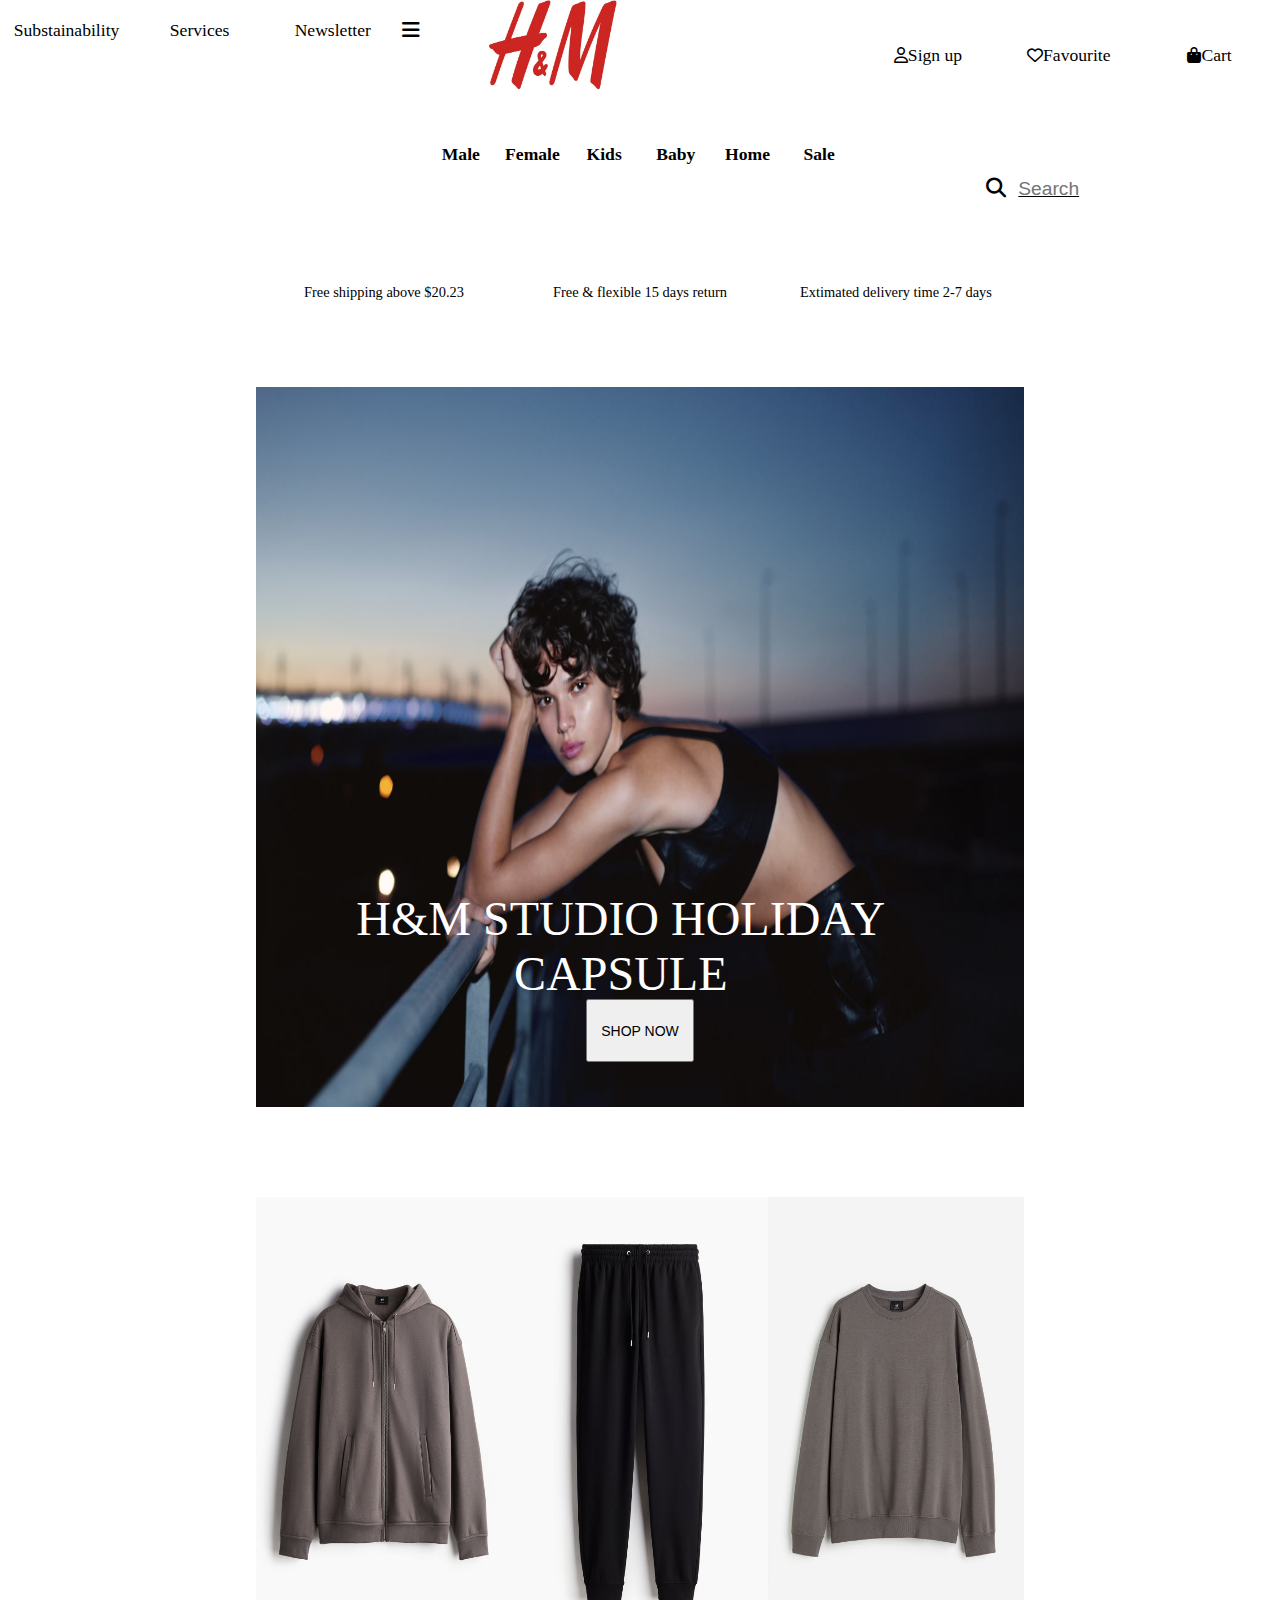
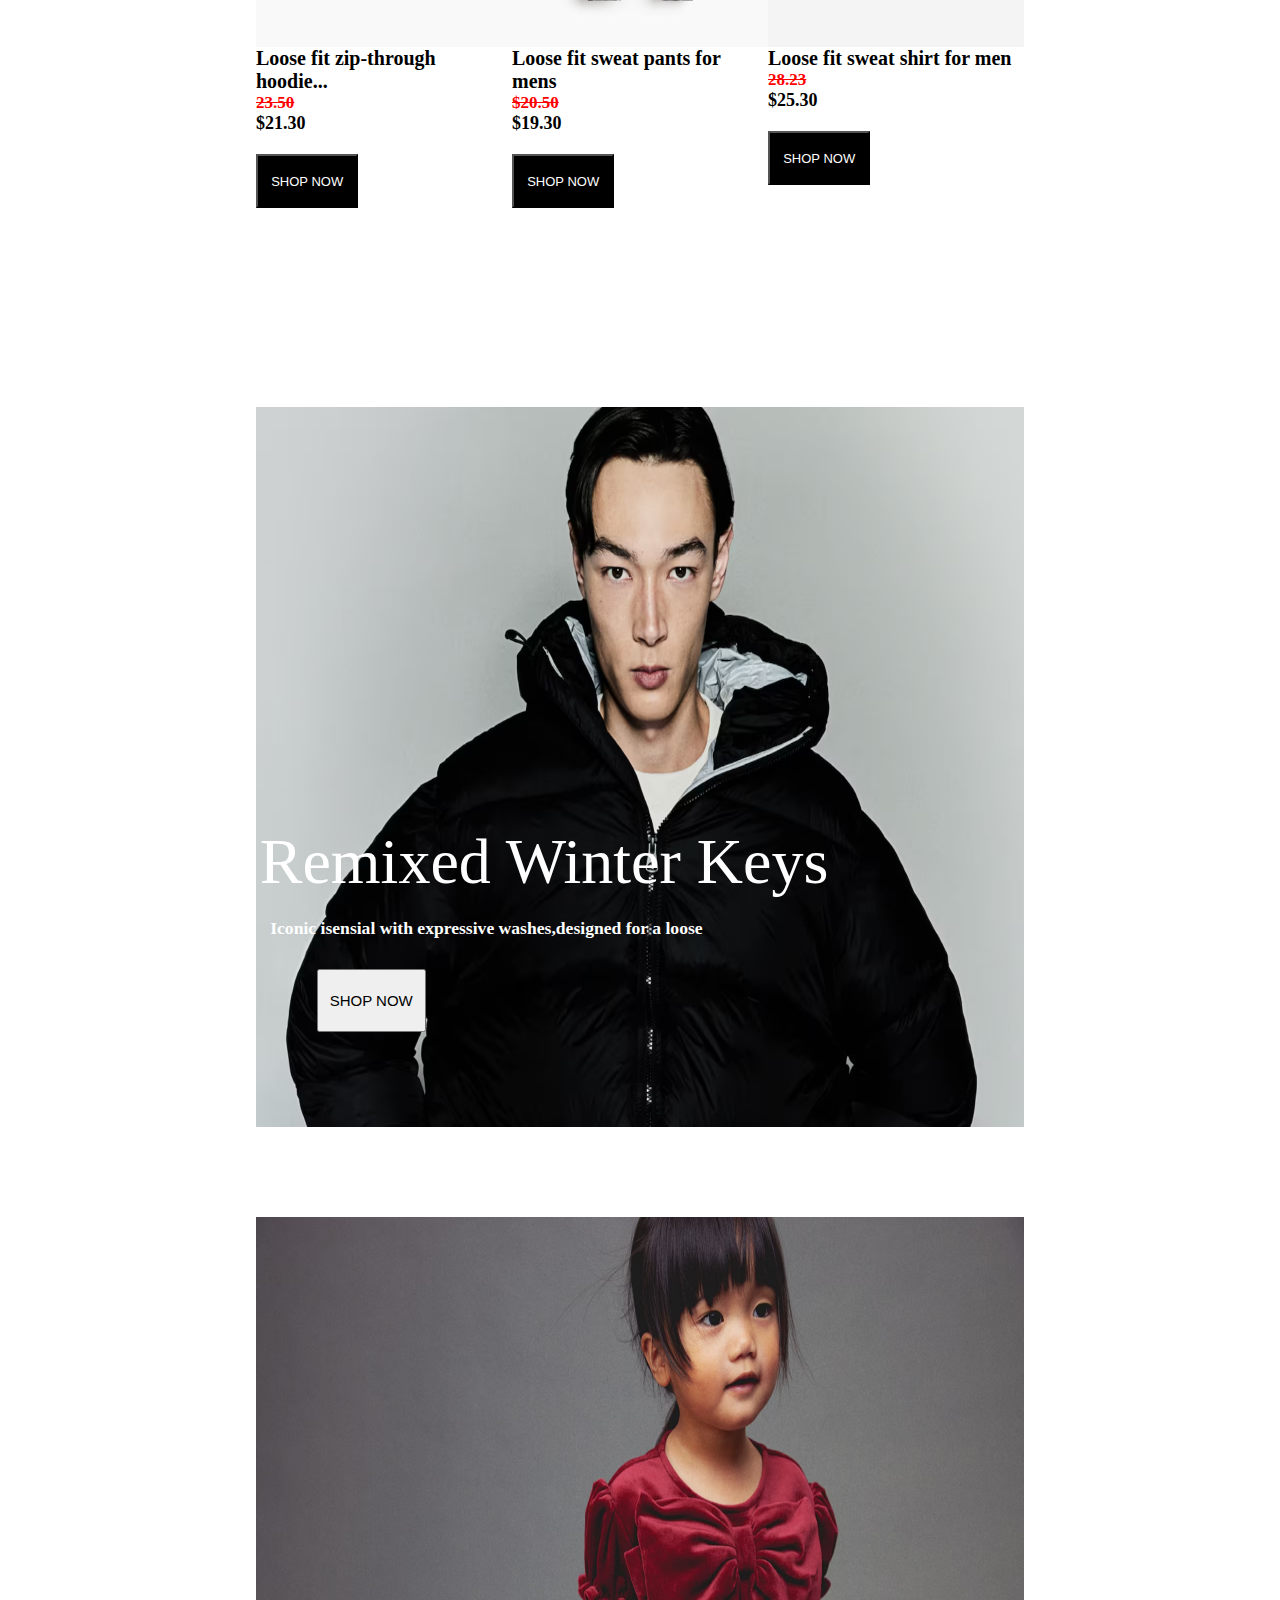
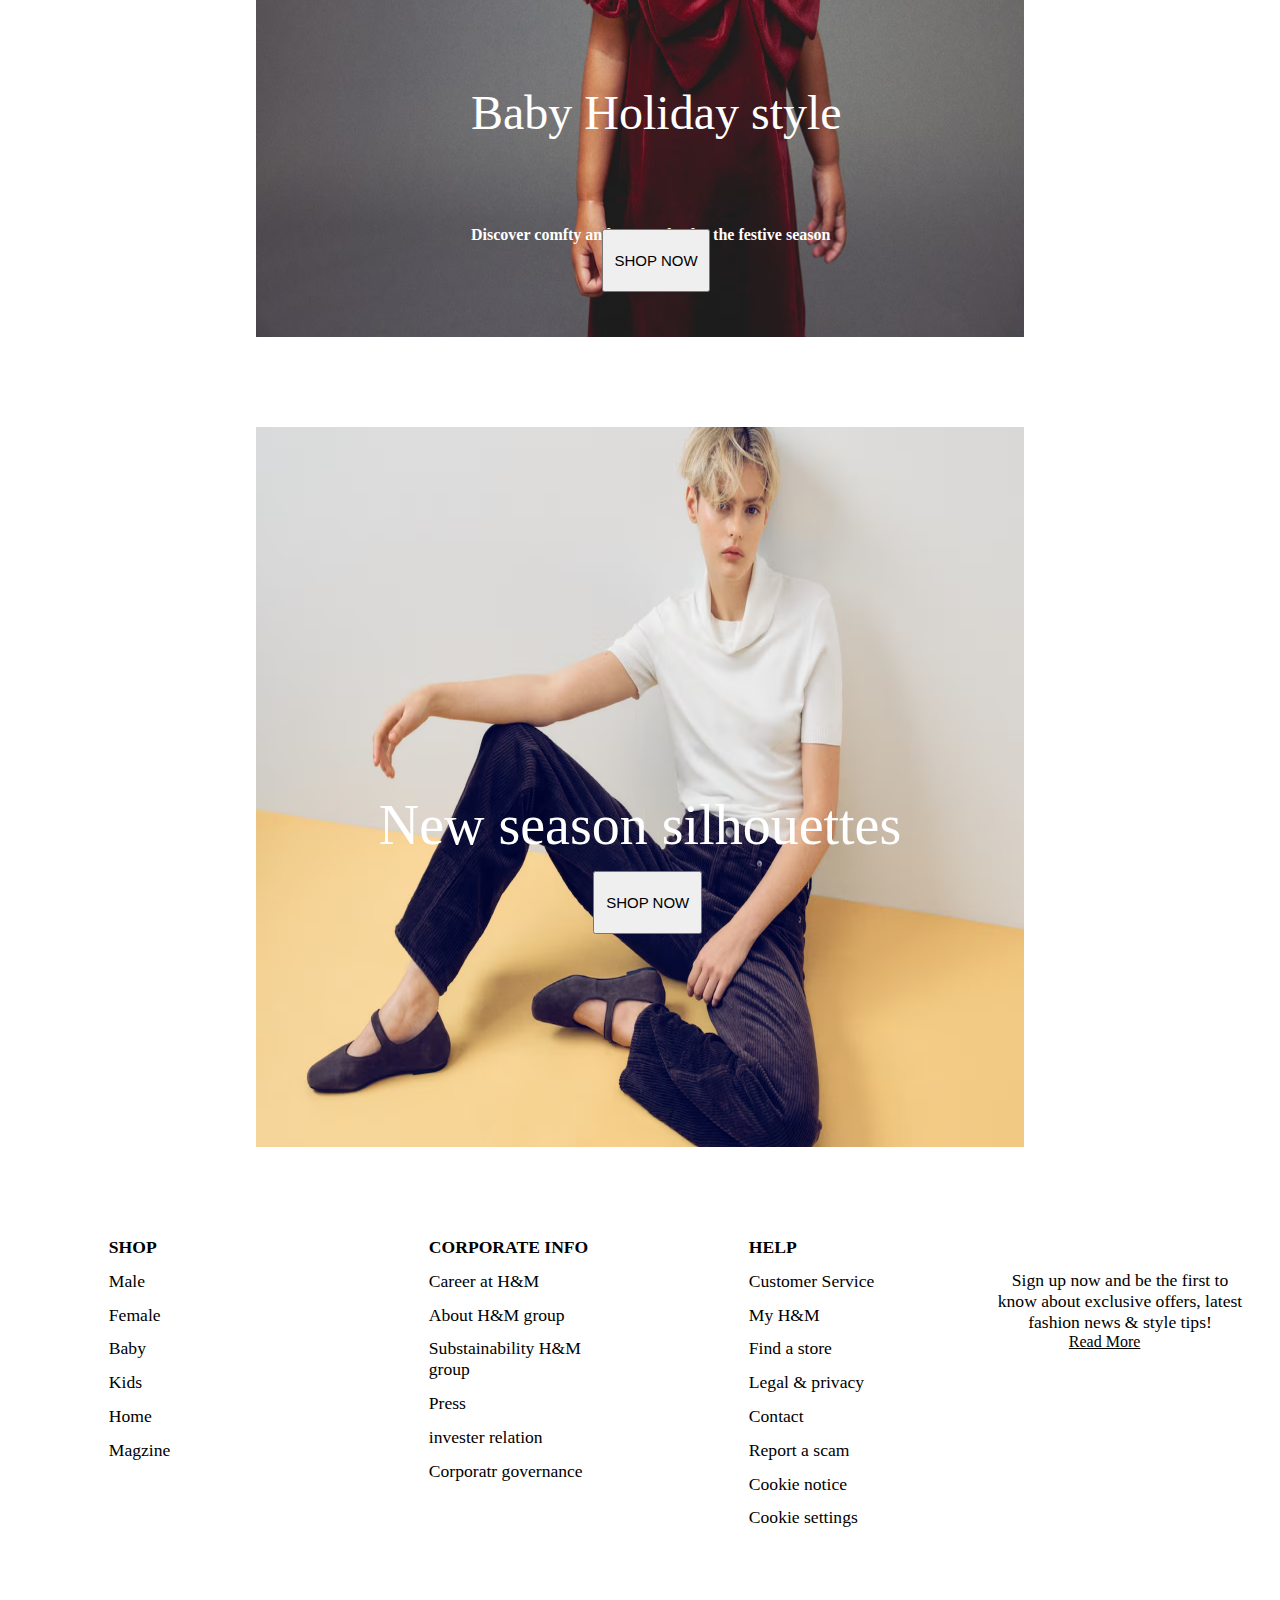
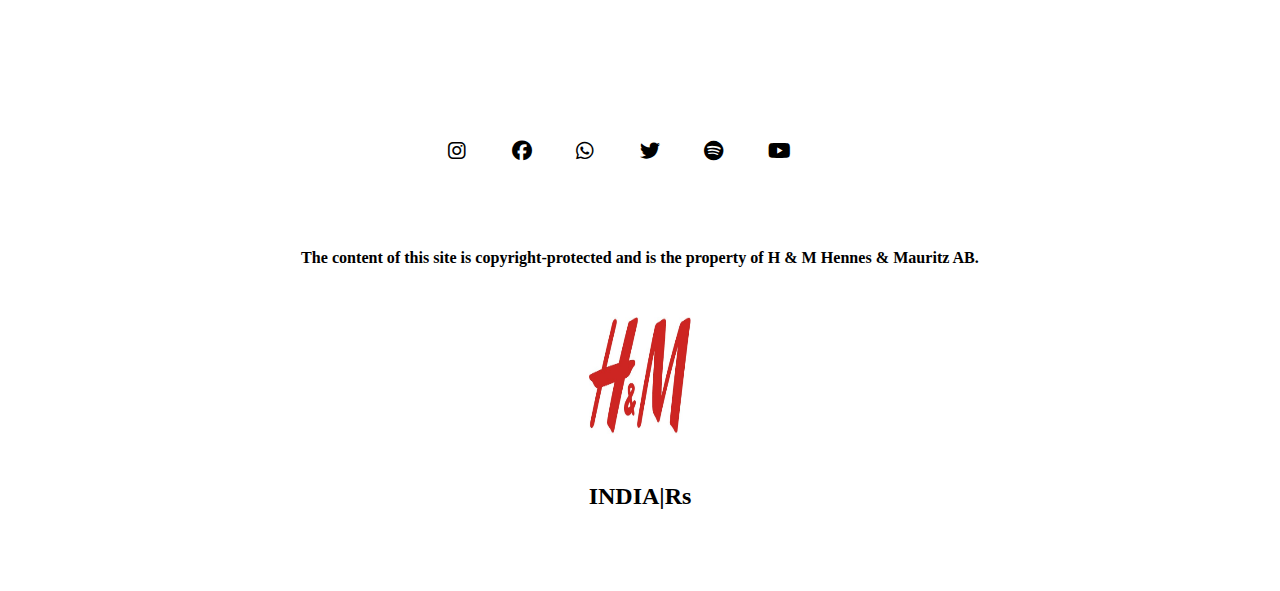
<file: index.html>
<!DOCTYPE html>
<html lang="en">
<head>
    <meta charset="UTF-8">
    <meta name="viewport" content="width=device-width, initial-scale=1.0">
    <title>Document</title>
    <link rel="stylesheet" href="style.css">
     <link rel="stylesheet" href="https://cdnjs.cloudflare.com/ajax/libs/font-awesome/6.7.1/css/all.min.css">
</head>
<body>
    <div class="heading">
    <div class="head">
        <div class="head1">
            <div class="child1"><p><a href="">Substainability</a></p></div>
            <div class="child1"><p><a href="">Services</a></p></div>
            <div class="child1"><p><a href="">Newsletter</a></p></div>
            <div class="child123"><i class="fa-solid fa-bars"></i></div>
        </div>
    </div>
    <div class="head">
        <div class="child2">
            <img src="HM-logo.jpg" alt="">
        </div>
        <div class="child3">
            <div class="kid"><p class="abc1"><a href="">Male</a></p></div>
            <div class="kid"><p class="abc1"><a href="">Female</a></p></div>
            <div class="kid"><p class="abc1"><a href="">Kids</a></p></div>
            <div class="kid"><p class="abc1"><a href="">Baby</a></p></div>
            <div class="kid"><p class="abc1"><a href="">Home</a></p></div>
            <div class="kid"><P class="abc1"><a href="">Sale</a></P></div>
        </div>
    </div>
    <div class="head">
        <div class="child4">
            <div class="like"><p><i class="fa-regular fa-user"></i><a href="account.html">Sign up</a></p></div>
            <div class="like"><p><i class="fa-regular fa-heart"></i><a href="">Favourite</a></p></div>
            <div class="like"><p><i class="fa-solid fa-bag-shopping"></i><a href="">Cart</a></p></div>
        </div>
        <div class="child5">
            <div class="sea"><i class="fa-solid fa-magnifying-glass" class="mag"></i><input type="text" placeholder="Search" class="search"></div>
        </div>
    </div>
   </div>
   <div class="navbar">
    <div class="one">
        <div><i class="fa-solid fa-bars"></i></div> <div class="logo1
        "><img src="HM-logo.jpg" alt=""></div></div>
    <div class="two">
        <div class="four"></div>
        <div class="three">
        <div><i class="fa-regular fa-user"></i></div>
        <div><i class="fa-regular fa-heart"></i></div>
        <div><i class="fa-solid fa-magnifying-glass"></i></div>
        <div><i class="fa-solid fa-bag-shopping"></i></div>
    </div>
    </div>
   </div>
   <div class="heading2">
    <div class="headkid1"><p>Free shipping above $20.23</p></div>
    <div class="headkid1"><p>Free & flexible 15 days return</p></div>
    <div class="headkid1"><p>Extimated delivery time 2-7 days</p></div>
   </div>
   <div class="main">
    <div class="main1"><img src="imhhhhhhh.png" alt="">
        <p class="texx">H&M STUDIO HOLIDAY CAPSULE</p>
        <button class="btn">SHOP NOW</button></div>
   </div>
   <div class="main">
    <div class="main1box">
        <div class="box1">
            <div class="boxA"><img src="hoodie.jpeg" alt="">
            </div>
            <div class="boxA"><img src="track.jpeg" alt=""></div>
            <div class="boxA"><img src="tshirt.jpeg" alt=""></div>
        </div>
        <div class="box2">
            <div class="boxB"><h5 class="clo">Loose fit zip-through hoodie...</h5><h6>23.50</h6><h5 class="pri">$21.30</h5><a href="shop.html"><button class="shop">SHOP NOW</button></a></div>
            <div class="boxB"><h5 class="clo">Loose fit sweat pants for mens</h5><h6>$20.50</h6><h5 class="pri">$19.30</h5><button class="shop">SHOP NOW</button></div>
            <div class="boxB"><h5 class="clo">Loose fit sweat shirt for men</h5><h6>28.23</h6><h5 class="pri">$25.30</h5><button class="shop">SHOP NOW</button></div>
        </div>
    </div>
   </div>
   
  
   <div class="main">
    <div class="main1"><img src="menh&m.png" alt="">
        <p class="texx1">Remixed Winter Keys</p>
        <h6 class="manh">Iconic isensial with expressive washes,designed for a loose </h6> 
        <button class="btn1">SHOP NOW</button></div>
   </div>
    <div class="main">
    <div class="main2box"><img src="babyh&M.png" alt="">
        <p class="texx2">Baby Holiday style</p>
        <h6 class="th6">Discover comfty and cute styles for the festive season</h6>
        <button class="btn2">SHOP NOW</button>
    </div>
   </div>
   <div class="main">
    <div class="main1">
        <p class="boo">New season silhouettes </p>
        <img src="boyH&M.png" alt="">
        <button class="but3">SHOP NOW</button>
    </div>
   </div>
   
   <div class="end1">
    <div class="main2">
        <div class="main3">
        <div class="foot"><h6>SHOP</h6>
        <dl>
            <dt>Male</dt>
            <dt>Female</dt>
            <dt>Baby</dt>
            <dt>Kids</dt>
            <dt>Home</dt>
            <dt>Magzine</dt>
        </dl></div>
        <div class="foot"><h6>CORPORATE INFO</h6>
        <dl>
            <dt>Career at H&M</dt>
            <dt>About H&M group</dt>
            <dt>Substainability H&M group</dt>
            <dt>Press</dt>
            <dt>invester relation</dt>
            <dt>Corporatr governance</dt>
        </dl></div>
        <div class="foot"><h6>HELP</h6>
        <dl>
            <dt>Customer Service</dt>
            <dt>My H&M</dt>
            <dt>Find a store</dt>
            <dt>Legal & privacy</dt>
            <dt>Contact</dt>
            <dt>Report a scam</dt>
            <dt>Cookie notice</dt>
            <dt>Cookie settings</dt>
        </dl></div>
        <div class="foot"><p>Sign up now and be the first to know about exclusive offers, latest fashion news & style tips!

        </p><a href="">Read More</a></div></div>
    
        <div class="footer">
            <div class="foot1"><i class="fa-brands fa-instagram"></i></div>
            <div class="foot1"><i class="fa-brands fa-facebook"></i></div>
            <div class="foot1"><i class="fa-brands fa-whatsapp"></i></div>
            <div class="foot1"><i class="fa-brands fa-twitter"></i></div>
            <div class="foot1"><i class="fa-brands fa-spotify"></i></div>
            <div class="foot1"><i class="fa-brands fa-youtube"></i></div>
           </div>
           <div class="line"><h6 style="text-align: center;">The content of this site is copyright-protected and is the property of H & M Hennes & Mauritz AB.
        </h6></div>
           <div class="line1">
            <div class="lineA"><img src="HM-logo.jpg" alt=""></div>
           </div>
           <div class="line3">
            <div class="lineB"><h5>INDIA|Rs</h5></div>
           </div>
           
        
    </div>
   </div>

   <div class="last">
     <span>shop</span><br>
     <span>Contact Info</span><br>
     <span>Help</span>
     
   </div>
   <div class="foot3">
    <p>Sign up now and be the first to know about exclusive offers, latest fashion news & style tips!

    </p><a href="">Read More</a>
   </div>
   <div class="footer2">
    <div class="foot1"><i class="fa-brands fa-instagram"></i></div>
    <div class="foot1"><i class="fa-brands fa-facebook"></i></div>
    <div class="foot1"><i class="fa-brands fa-whatsapp"></i></div>
    <div class="foot1"><i class="fa-brands fa-twitter"></i></div>
    <div class="foot1"><i class="fa-brands fa-spotify"></i></div>
    <div class="foot1"><i class="fa-brands fa-youtube"></i></div>
   </div>
   <div class="logocontain">
   <div class="line"><h6 style="text-align: center;">The content of this site is copyright-protected and is the property of H & M Hennes & Mauritz AB.
</h6></div>
   <div class="line1">
    <div class="lineA"><img src="HM-logo.jpg" alt=""></div>
   </div>
   <div class="line3">
    <div class="lineB"><h5>INDIA|Rs</h5></div>
   </div>
   </div>
   </body>
</html>
</file>
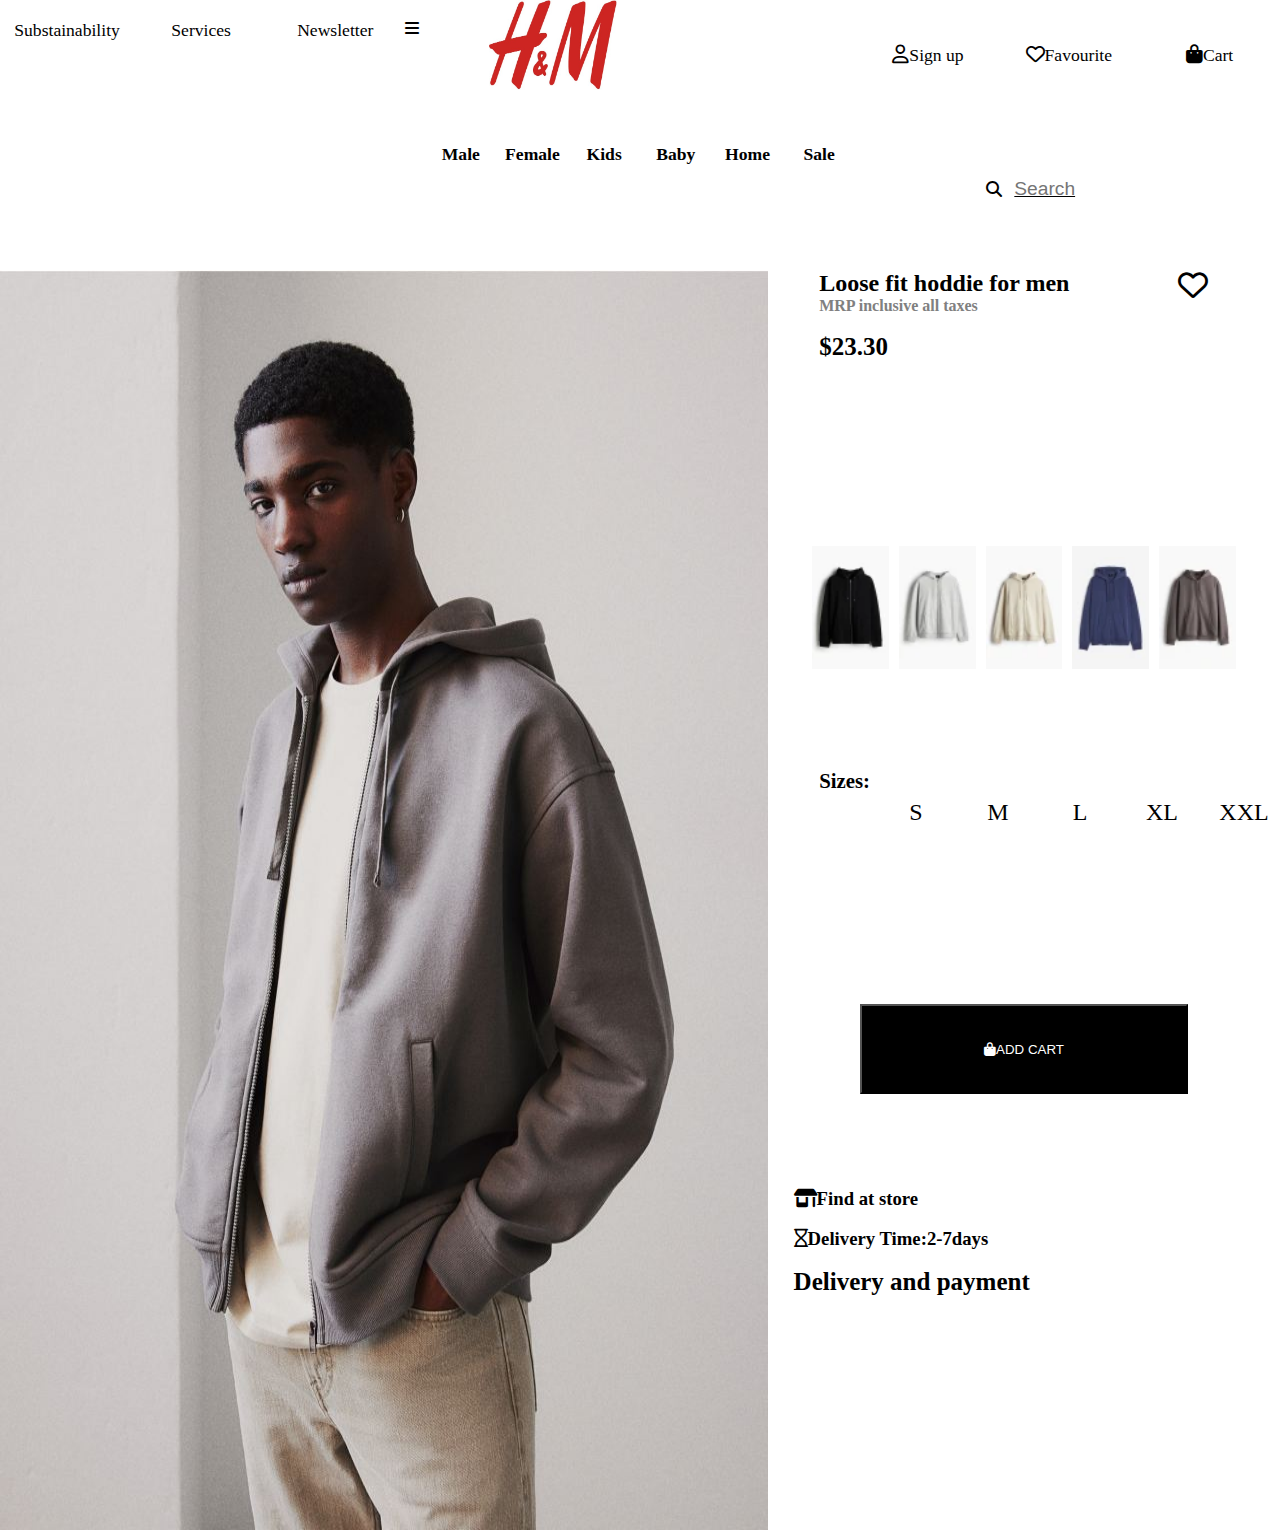
<file: shop.html>
<!DOCTYPE html>
<html lang="en">
<head>
    <meta charset="UTF-8">
    <meta name="viewport" content="width=device-width, initial-scale=1.0">
    <title>Document</title>
    <link rel="stylesheet" href="https://cdnjs.cloudflare.com/ajax/libs/font-awesome/6.7.1/css/all.min.css">

    <style>
        *{
            margin: 0px;
            padding: 0px;
        }
        .heading{
    height: 30vh;
    width:100%;
    background-color: white;
    display: flex;
    justify-content: space-between;
}
.head{
    height: 100%;
    width: 33vw;
    background-color: white;
    align-items: center;
    justify-content: center;
    
}
.head1{
    height: 10vh;
    width: 100%;
    background-color: white;
    margin-top: 20px;
    display: flex;
    justify-content:space-around;

}
.child1{
    height: 100%;
    width: 10vw;
    background-color: white;
    
}
.child2{
    height: 10vh;
    width:10vw ;
    background-color: white;
    margin-left: 60px;
}
img{
    height: 100%;
    width: 100%;
}
.child3{
    height: 15vh;
    width:33vw ;
    background-color: white;
    display: flex;
    justify-content: space-between;
    align-items: end;
}
.kid{
    height: 9vh;
    width: 5vw;
    background-color: white;
    
}
.child4{
    height: 15vh;
    width:33vw ;
    background-color: white;
    display: flex;
    
    justify-content: center;
    align-items: center;
    justify-content: space-around;
    align-items: end;
    
    
}
.like{
    height: 10vh;
    width: 10vw;
    background-color: white;
}
.like i{
font-size: 19px;
}
.child5{
    height: 15vh;
    width:33vw ;
    background-color:white;
    display: flex;
    justify-content: center;
    align-items: center;
    

}
.abc1{
    font-size: 17px;
    text-align: center;
    font-weight: bold;
}
p a{
    font-size: 1.1rem;
    text-align: center;
    text-decoration: none;
    color: black;
}
p{
    font-size: 10px;
    text-align: center;
   
}
.sea{
    height: 7vh;
    width: 19vw;
    background-color: white;
    outline: none;
    border: none;
    margin-left:5px;
}
.search{
    width: 9vw;
    height: 4vh;
    box-shadow: none;
    margin-left: 5%;
    outline: none;
    text-decoration: underline;
    font-size: 1.2rem;
    border-style: none;
    
}
.sea i{
margin-left: 15%;
margin-bottom: 3%;
}

img{
    height: 100%;
    width: 100%;
}
.first{
    height: 140vh;
    width:100% ;
    background-color: white;
    display: flex;
    justify-content: center;
    align-items: center;
    
}
.first1{
    height: 100%;
    width: 60vw;
    background-color: white;
}
.first2{
    height: 100%;
    width: 40vw;
    background-color: white;
}
.chi1{
    height: 25vh;
    width: 100%;
    background-color: white;
     display: flex;
     justify-content: space-between;
}
.chi2{
    height: 25vh;
    width: 100%;
    background-color: white;
    display: flex;
    justify-content: center;
    align-items: center;
    gap: 10px;
}
.chi3{
    height: 25vh;
    width: 100%;
    background-color: white;
    display: flex;
    justify-content: center;
    align-items: center;
    gap: 10px;
    /* flex-wrap: wrap; */
}
.chi4{
    height: 25vh;
    width: 100%;
    background-color:white;
    display: flex;
    justify-content: center;
    align-items: center;
}
.chi5{
    height: 20vh;
    width: 100%;
    background-color: white;
    display: flex;
    justify-content: center;
    align-items: center;
}
.chi6{
    height: 20vh;
    width: 100%;
    background-color: white;
}
.heartt{
    height: 30%;
    width: 10%;
    background-color: white;
    
    margin-right: 10%;
}
.dil{
    font-size: 30px;
}

.dark1:hover{
         border: 2px solid black;

      }
      
      .dark:hover{
         border: 2px solid black;

      }
dl dt{
    margin-right: -10%;
}
.dark{
    height: 55%;
    width: 15%;
    background-color:white;
}
.dark h5{
    margin-top: -50%;
}
.dark1{
    height: 30%;
    width: 55%;
    background-color: white;
    text-align: center;
    font-size: 1.5rem;
    border-radius: 20px;
}
.dark1:hover{
    border-color: black;
}
.add h3{
   font-size: 1.5rem;
   text-align: center;
   margin-top: 5%;
   
}
button{
    background-color: black;
    color: white;
    height: 10vh;
    width: 80%;
    margin-top: -15%;
}
@media screen and (max-width :760px){
    .first{
        display:flex ;
        flex-direction: column;
        }
        .first1{

            margin-top: 80%;
        }
        .heartt{
            display: none;   
             }
             h2{
                font-size: 1rem;
             }
             h4{
                font-size: 1rem;
             }
     .dark1{
        font-size: 1rem;
     }    
     button{
        height: 10vh;
        width: 70vw;
        margin-left: -60%;
     }    
     .abc1 a{
        font-size: 0.6rem;
        gap: 5px;
     }
     .like a{
        display: none;   
      }
      .sea{
        display: none;
      }
      .chi5{
        margin-left: -40%;
      }
      .dark img {
    height: 15vh;
    width: 10vw;
    
    
      }
      .chi2{
        display: flex;
        flex-wrap: wrap;
      }
      .child1{
        display: none;
      }
      .dark1:hover{
         border: 2px solid black;

      }
}



    </style>
</head>

<body>
    <div class="heading">
        <div class="head">
            <div class="head1">
                <div class="child1"><p><a href="">Substainability</a></p></div>
                <div class="child1"><p><a href="">Services</a></p></div>
                
                <div class="child1"><p><a href="">Newsletter</a></p></div>
                <div class="child123"><i class="fa-solid fa-bars"></i></div>
            </div>
        </div>
        <div class="head">
            <div class="child2">
                <img src="HM-logo.jpg" alt="">
            </div>
            <div class="child3">
                <div class="kid"><p class="abc1"><a href="">Male</a></p></div>
                <div class="kid"><p class="abc1"><a href="">Female</a></p></div>
                <div class="kid"><p class="abc1"><a href="">Kids</a></p></div>
                <div class="kid"><p class="abc1"><a href="">Baby</a></p></div>
                <div class="kid"><p class="abc1"><a href="">Home</a></p></div>
                <div class="kid"><P class="abc1"><a href="">Sale</a></P></div>
            </div>
        </div>
        <div class="head">
            <div class="child4">
                <div class="like"><p><i class="fa-regular fa-user"></i><a href="account.html">Sign up</a></p></div>
                <div class="like"><p><i class="fa-regular fa-heart"></i><a href="">Favourite</a></p></div>
                <div class="like"><p><i class="fa-solid fa-bag-shopping"></i><a href="">Cart</a></p></div>
            </div>
            <div class="child5">
                <div class="sea"><i class="fa-solid fa-magnifying-glass" class="mag"></i><input type="text" placeholder="Search" class="search"></div>
            </div>
        </div>
       </div>
       <div class="first">
       <div class="first1"><img src="shopimg.jpeg" alt=""></div>
       <div class="first2">
        <div class="chi1">
            <div style="height: 80%; width: 60%;background-color: white ;margin-left: 10%;" class="chiiii">
                <h2>Loose fit hoddie for men</h2>
                <h4 style="color: gray;">MRP inclusive all taxes</h4><br>
                <h4 style="font-size: 25px;">$23.30</h4>
            </div>
            <div class="heartt"><i class="fa-regular fa-heart dil"></i></div>
            
        </div>
        <div class="chi2">
            <!-- <h5>Dark gargel</h5> -->
            <div class="dark"><img src="1hodiie.webp" alt=""></div>
            <div class="dark"><img src="2hood.webp" alt=""></div>
            <div class="dark"><img src="3hood.webp" alt=""></div>
            <div class="dark"><img src="5hood.webp" alt=""></div>
            <div class="dark"><img src="6hood.webp" alt=""></div>
        </div>
        <div class="chi3">
            <h5 style="margin-top: -20%; font-size: 1.3rem; margin-left: 10%;">Sizes:</h5>
            <div class="dark1">S</div>
            <div class="dark1">M</div>
            <div class="dark1">L</div>
            <div class="dark1">XL</div>
            <div class="dark1">XXL</div>
            
        </div>
        <div class="chi4">
            <div style="height: 40%;width: 80%;background-color: white;" class="add"><h3><button><i class="fa-solid fa-bag-shopping"></i>ADD CART</button></h3></div>
        </div>
        <div class="chi5">
            <div style="height: 80%; width: 60%;background-color: white ;margin-left: -30%;" class="chiiii">
                <h3><i class="fa-solid fa-shop"></i>Find at store</h3><br>
                <h3> <i class="fa-regular fa-hourglass"></i>Delivery Time:2-7days</h3><br>
                <h4 style="font-size: 25px;">Delivery and payment</h4>
            </div>
           
        </div>
        <div class="chi6"></div>
       </div>
    
</div>
</body>
</html>
</file>
<file: style.css>
*{
    padding: 0px;
    margin: 0px;
}
.heading{
    height: 30vh;
    width:100%;
    background-color: white;
    display: flex;
    justify-content: space-between;
}
.navbar{
    height: 15vh;
    width:100%;
    background-color: white;
    display: flex;
    display: none;

}
.one{
    width: 40%;
    /* background-color: red; */
    display: flex;
    align-items: center;
    margin-left: 5%;
}

.two{
    width: 50%;
    /* background-color: #da8a13; */
    display: flex;
    align-items: center;
}
.four{
    width: 73%;
}
.three{
    display: flex;
    /* justify-content: space-evenly; */
    gap: 20px;
}
i{
    font-size: 20px;
}
.logo1{
    height: 25px;
    width: 30px;
    /* margin-top: -10px; */
}

.head{
    height: 100%;
    width: 33vw;
    background-color: white;
    align-items: center;
    justify-content: center;
    
}
.head1{
    height: 10vh;
    width: 100%;
    background-color: white;
    margin-top: 20px;
    display: flex;
    justify-content:space-around;

}
.child1{
    height: 100%;
    width: 10vw;
    background-color: white;
    
}
.child2{
    height: 10vh;
    width:10vw ;
    background-color: white;
    margin-left: 60px;
}
img{
    height: 100%;
    width: 100%;
}
.child3{
    height: 15vh;
    width:33vw ;
    background-color: white;
    display: flex;
    justify-content: space-between;
    align-items: end;
}
.kid{
    height: 9vh;
    width: 5vw;
    background-color: white;
    
}
.child4{
    height: 15vh;
    width:33vw ;
    background-color: white;
    display: flex;
    
    justify-content: center;
    align-items: center;
    justify-content: space-around;
    align-items: end;
    
    
}
.like{
    height: 10vh;
    width: 10vw;
    background-color: white;
}
.like i{
font-size: 19px;
}

.child5{
    height: 15vh;
    width:33vw ;
    background-color:white;
    display: flex;
    justify-content: center;
    align-items: center;
    

}
.abc1{
    font-size: 17px;
    text-align: center;
    font-weight: bold;
}
p a{
    font-size: 1.1rem;
    text-align: center;
    text-decoration: none;
    color: black;
}
p{
    font-size: 10px;
    text-align: center;
   
}
.sea{
    height: 7vh;
    width: 19vw;
    background-color: white;
    outline: none;
    border: none;
    margin-left:5px;
}
.search{
    width: 9vw;
    height: 4vh;
    box-shadow: none;
    margin-left: 5%;
    outline: none;
    text-decoration: underline;
    font-size: 1.2rem;
    border-style: none;
    
}
.sea i{
margin-left: 15%;
margin-bottom: 3%;

}

.heading2{
    height: 8vh;
    width: 100%;
    background-color:white;
    display: flex;
    justify-content: center;
    align-items: center;

}
.headkid1{
    height: 5vh;
    width: 20vw;
    background-color:white;

}
.headkid1 p{
    font-size: 0.90rem;
}
.main{
    position: relative;
    height: 90vh;
    width: 100%;
    background-color: white;
    display: flex;
    justify-content: center;
    align-items: center;
}
.main1{
    height: 80vh;
    width: 60vw;
    background-color: #da8a13;
    position: relative;
    display: flex;
    justify-content: center;
    align-items: center;
 

}
.main2{
    height: 100%;
    width: 100%;
    background-color: darkgrey;
  
    
}
.main3{
    height: 60vh;
    width: 100%;
    background-color:white;
    display: flex;
    justify-content: center;
    align-items: center;
    justify-content:space-around;
}
.foot{
    height: 50vh;
    width: 20vw;
    background-color: white;

}
.footer{
    height: 10vh;
    width: 100%;
    background-color: white;
    display: flex;
    justify-content: center;
    align-items: center;

}
.foot1{
    height: 8vh;
    width: 5vw;
    background-color:white ;
}
.line{
    height: 8vh;
    width: 100%;
    background-color: white;
}
.line1{
    height: 18vh;
    width: 100%;
    background-color: white;
    display: flex;
    justify-content: center;
    align-items: center;
}
.lineA{
    height:13vh ;
    width: 8vw;
    background-color: black;
}
.line3{
    height: 15vh;
    width: 100%;
    background-color: white;
    display: flex;
    justify-content: center;
    align-items: center;
}
.lineB{
    height:9vh ;
    width: 10vw;
    background-color: white;
}


.texx{
    position: absolute;
    top: 70%;
    font-size: 3rem;
    color: white;
    margin-right: 5%;
}
.btn{
    position: absolute;
    top: 85%;
    font-size: 14px;
    height: 7vh;
    width: 8.5vw;

    
}
.texx1{
    position: absolute;
    top: 58%;
    margin-left: -20%;
    font-size: 4rem;
    color: white;
    margin-right: 5%;
}
.btn1{
    position: absolute;
    top: 78%;
    margin-left: -70%;
    font-size: 15px;
    height: 7vh;
    width: 8.5vw;

    
}
.manh{
    position: absolute;
    top: 71%;
    margin-left:-40% ;
    color: white;
    font-size: 1.1rem;
}
.main1box{
    position:absolute;
    height: 80vh;
    width: 60vw;
    background-color: antiquewhite;


}
.main2box{
    position:absolute;
    height: 80vh;
    width: 60vw;
    background-color:white;


}
.box1{
    height: 50vh;
    width: 100%;
    background-color: white;
    display: flex;
}
.box2{
    height: 40vh;
    width: 100%;
    background-color:white;
    display: flex;
}
.boxA{
    width: 20vw;
    height: 100%;
    background-color: white;
}
.boxB{
    width: 20vw;
    height: 30vh;
    background-color: white;
}
.shop{
    height: 6vh;
    width: 8vw;
    font-size: 13px;
    margin-top: 20px;
    background-color: black;
    color: white;
    box-shadow: none;
}
.line{
    display: flex;
    align-items: center;
    justify-content: center;
    font-size: 1.5rem;
}
dl dt{
    font-size:1.1rem;
    /* line-height: 15px; */
    margin-left: 30%;
    margin-top: 5%;
}
.foot h6{
    margin-left: 30%;
    font-weight: bold;
    font-size: 1.1rem;
}
.foot p{
    margin-top: 13%;
    font-size: 1.1rem;
}
.foot a{
    font-size: 1rem;
    margin-left: 30%;
    text-decoration: underline;
    color: black;
}
.lineB h5{
    text-align: center;
    font-size: 1.5rem;
}
.boxB h6{
    text-decoration: line-through;
    font-size: 17px;
    color: red;
}
.clo{
    font-size: 20px;
}
.pri{
    font-size: 18px;
}


.texx2{
    position: absolute;
    top: 65%;
    font-size: 3rem;
    color: white;
    margin-right: 5%;
    margin-left: 28%;
}
.btn2{
    position: absolute;
    top: 85%;
    font-size: 15px;
    height: 7vh;
    width: 8.5vw;
    margin-left: -55%;

    
}
.th6{
    position: absolute;
    margin-left: 28%;
    margin-top: -15%;
    font-size: 1rem;
    color: white;
}
.boo{
    position: absolute;
    font-size: 3.5rem;
    margin-top: 10%;
    color: white;
}
.but3{
    position: absolute;
    margin-top: 30%;
    margin-left: 2%;
    font-size: 15px;
    height: 7vh;
    width: 8.5vw;
    
}
.btn:hover{
    background-color: black;
    color: white;
}
.like p i {
font-size: 16px;
    
}
.but3:hover{
    background-color: black;
    color: white;
}
.btn1:hover{
    background-color: black;
    color: white;
}
.btn2:hover{
    background-color: black;
    color: white;
}
.shop:hover{
    background-color: white;
    color: black;
}

.end1{
    position: relative;
    height: 50vh;
    width: 100%;
    background-color: white;
    display: flex;
    justify-content: flex-start;
}

.logocontain{
    display: none;
}




@media screen and (max-width :760px) {
    .heading{
        display: none;
    }
    .navbar{
        display: block;
    }
    .navbar{
        height: 15vh;
        width:100%;
        background-color: white;
        display: flex;
        
    
    }
    .one{
        width: 40%;
        /* background-color: red; */
        display: flex;
        align-items: center;
        margin-left: 5%;
    }
    
    .two{
        width: 50%;
        /* background-color: #da8a13; */
        display: flex;
        align-items: center;
    }
    .four{
        width: 73%;
    }
    .three{
        display: flex;
        /* justify-content: space-evenly; */
        gap: 20px;
    }
    i{
        font-size: 20px;
    }
    .logo1{
        height: 25px;
        width: 30px;
        /* margin-top: -10px; */
    }
    .main1{
        height: 80vh;
        width: 90%;
        background-color: #da8a13;
        position: relative;
        display: flex;
        justify-content: center;
        align-items: center;
    }
    .main2box{
        position:absolute;
        height: 80vh;
        width: 90%;
        background-color:white;
    
    
    }
    .end1{
        display: none;
    }
    .foot3 p{
        margin-top: 13%;
        font-size: 0.85rem;
        }
    .foot3 a{
        font-size: 0.85rem;
        margin-left: 45%;
        text-decoration: underline;
        color: black;

    }
    .footer2{
        height: 10vh;
        width: 100%;
        background-color: white;
        display: flex;
        justify-content: center;
        align-items: center;
        gap:10px;
    
    
    }
    .texx{
        font-size: 2rem;
    }
    .btn{
        display: none;
    }
    .clo{
        font-size: 0.9rem;
    }
    .boxB h6{
        font-size: 0.9rem;  
    }
    .shop{
        font-size: .5rem;
        height:28px;
        width: 50px;
    }
    .pri{
        font-size: 0.9rem;  
    }
    .texx1{
        font-size: 2rem;
    }
    .mahn{
        font-size: 0.5rem;
        display: none;
    }
    .btn1{
        display: none;
    }
    .texx2{
        font-size: 3rem; 
        margin-top: -30%;
    }
    .th6{
        font-size: 0.5rem; 
        margin-top: -35%;
        display: none;
    }
    .btn2{
        display: none;
    }
    .foot p{
        font-size: 0.5rem;
    }
    .line h6{
        font-size: 0.8rem;
    }
    .lineB h5{
          font-size: 1rem;
    }
    .but3{
        display: none;
    }
    .boo{
        font-size: 3rem;
    }
    
    }
</file>
